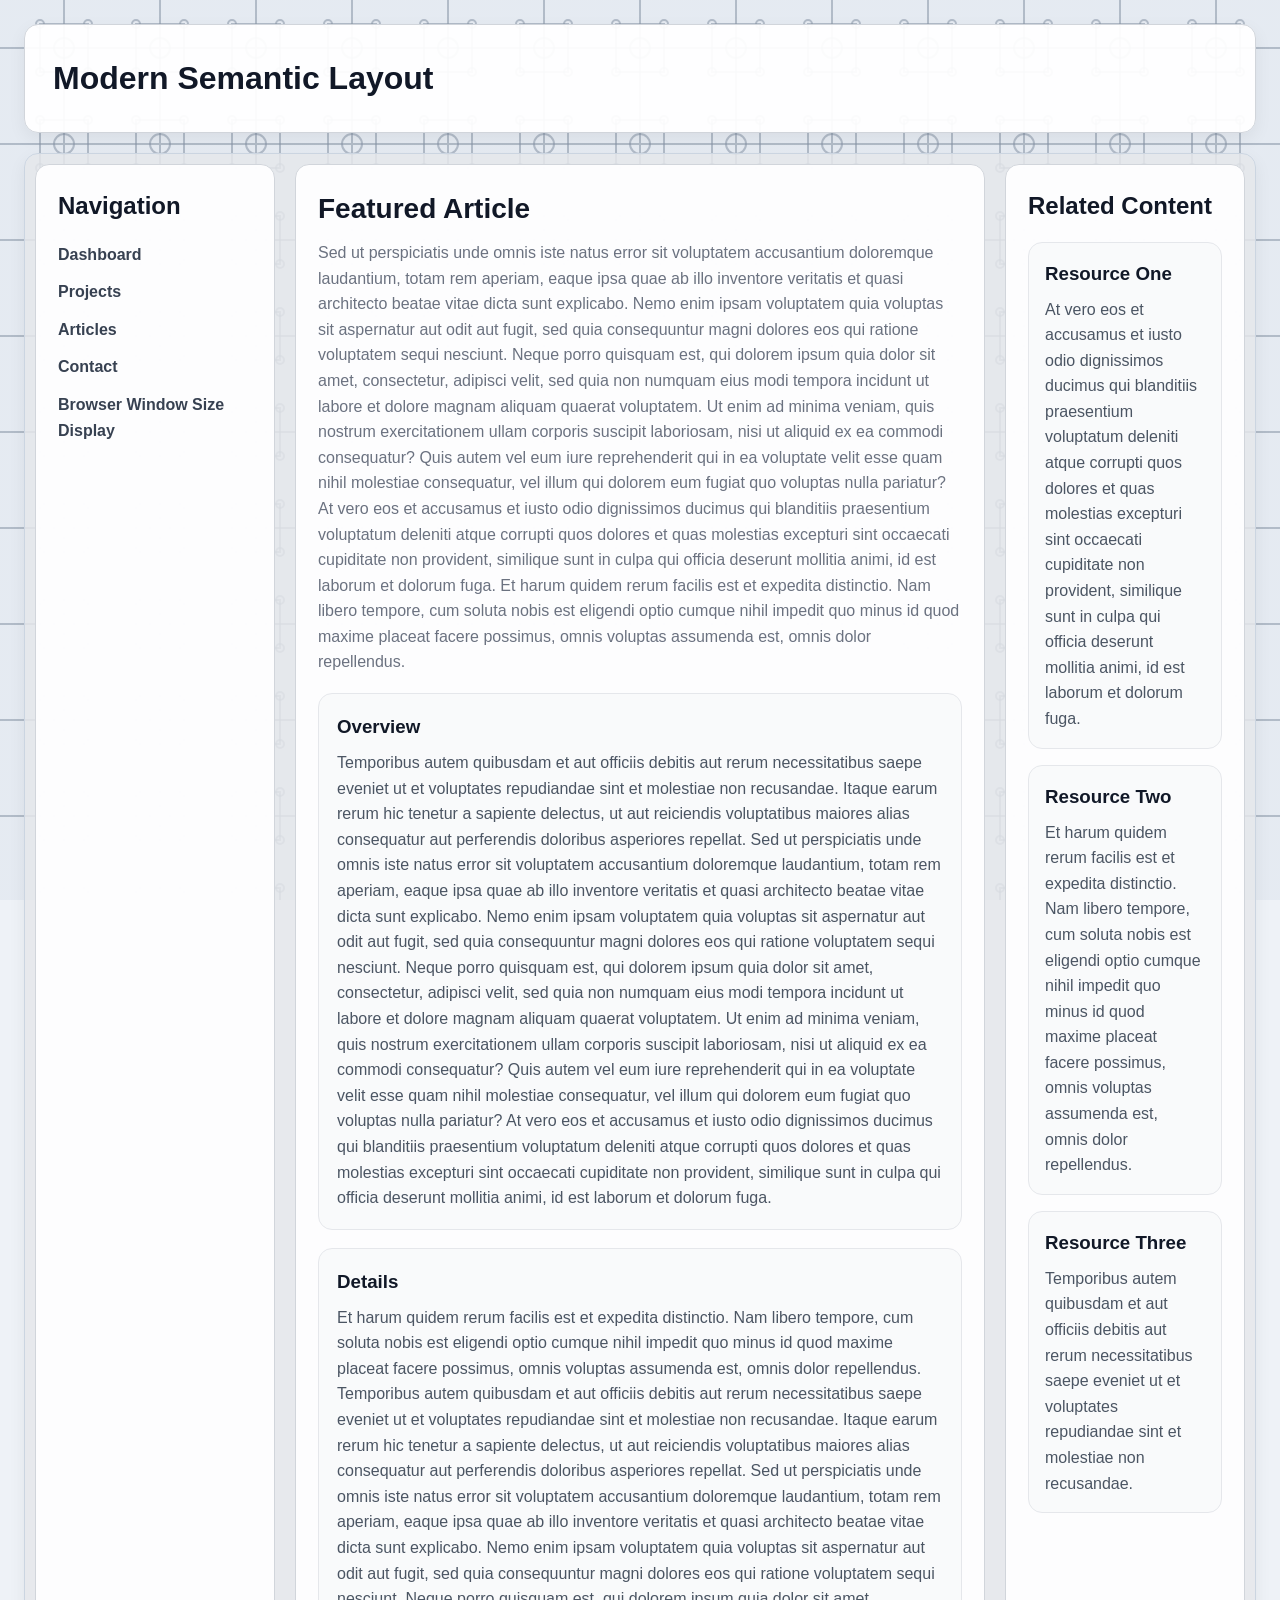
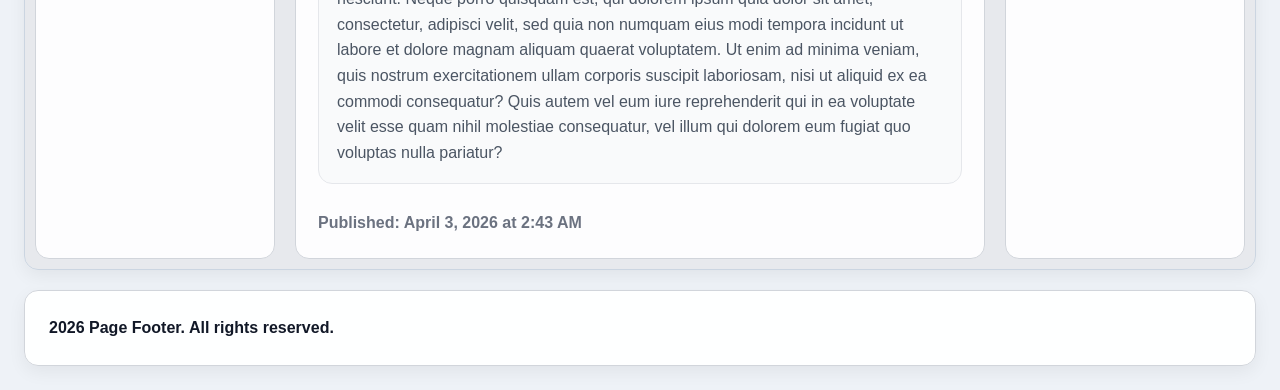
<file: index.html>
<!DOCTYPE html>
<html lang="en">
<head>
  <meta charset="UTF-8" />
  <meta name="viewport" content="width=device-width, initial-scale=1.0" />
  <title>Semantic Layout Assignment</title>
  <link rel="stylesheet" href="styles.css" />
  <script src="script.js" defer></script>
</head>
<body class="parallax-page">
  <div class="parallax-background" aria-hidden="true"></div>
  <header class="site-header">
    <h1>Modern Semantic Layout</h1>
  </header>

  <div class="content-shell">
    <nav class="site-nav">
      <h2>Navigation</h2>
      <ul>
        <li><a href="#">Dashboard</a></li>
        <li><a href="#">Projects</a></li>
        <li><a href="#">Articles</a></li>
        <li><a href="#">Contact</a></li>
		<li><a href="window-size.html">Browser Window Size Display</a></li>
      </ul>
    </nav>

    <main class="site-main">
      <article class="main-article">
        <header class="article-header">
          <h2>Featured Article</h2>
          <p>
			Sed ut perspiciatis unde omnis iste natus error sit voluptatem accusantium doloremque laudantium, totam rem aperiam, eaque ipsa quae ab illo inventore veritatis et quasi architecto beatae vitae dicta sunt explicabo. Nemo enim ipsam voluptatem quia voluptas sit aspernatur aut odit aut fugit, sed quia consequuntur magni dolores eos qui ratione voluptatem sequi nesciunt. Neque porro quisquam est, qui dolorem ipsum quia dolor sit amet, consectetur, adipisci velit, sed quia non numquam eius modi tempora incidunt ut labore et dolore magnam aliquam quaerat voluptatem. Ut enim ad minima veniam, quis nostrum exercitationem ullam corporis suscipit laboriosam, nisi ut aliquid ex ea commodi consequatur? Quis autem vel eum iure reprehenderit qui in ea voluptate velit esse quam nihil molestiae consequatur, vel illum qui dolorem eum fugiat quo voluptas nulla pariatur? At vero eos et accusamus et iusto odio dignissimos ducimus qui blanditiis praesentium voluptatum deleniti atque corrupti quos dolores et quas molestias excepturi sint occaecati cupiditate non provident, similique sunt in culpa qui officia deserunt mollitia animi, id est laborum et dolorum fuga. Et harum quidem rerum facilis est et expedita distinctio. Nam libero tempore, cum soluta nobis est eligendi optio cumque nihil impedit quo minus id quod maxime placeat facere possimus, omnis voluptas assumenda est, omnis dolor repellendus.
		  </p>
        </header>

        <section class="article-section">
          <h3>Overview</h3>
          <p>
			Temporibus autem quibusdam et aut officiis debitis aut rerum necessitatibus saepe eveniet ut et voluptates repudiandae sint et molestiae non recusandae. Itaque earum rerum hic tenetur a sapiente delectus, ut aut reiciendis voluptatibus maiores alias consequatur aut perferendis doloribus asperiores repellat. Sed ut perspiciatis unde omnis iste natus error sit voluptatem accusantium doloremque laudantium, totam rem aperiam, eaque ipsa quae ab illo inventore veritatis et quasi architecto beatae vitae dicta sunt explicabo. Nemo enim ipsam voluptatem quia voluptas sit aspernatur aut odit aut fugit, sed quia consequuntur magni dolores eos qui ratione voluptatem sequi nesciunt. Neque porro quisquam est, qui dolorem ipsum quia dolor sit amet, consectetur, adipisci velit, sed quia non numquam eius modi tempora incidunt ut labore et dolore magnam aliquam quaerat voluptatem. Ut enim ad minima veniam, quis nostrum exercitationem ullam corporis suscipit laboriosam, nisi ut aliquid ex ea commodi consequatur? Quis autem vel eum iure reprehenderit qui in ea voluptate velit esse quam nihil molestiae consequatur, vel illum qui dolorem eum fugiat quo voluptas nulla pariatur? At vero eos et accusamus et iusto odio dignissimos ducimus qui blanditiis praesentium voluptatum deleniti atque corrupti quos dolores et quas molestias excepturi sint occaecati cupiditate non provident, similique sunt in culpa qui officia deserunt mollitia animi, id est laborum et dolorum fuga.
          </p>
        </section>

        <section class="article-section">
          <h3>Details</h3>
          <p>
			Et harum quidem rerum facilis est et expedita distinctio. Nam libero tempore, cum soluta nobis est eligendi optio cumque nihil impedit quo minus id quod maxime placeat facere possimus, omnis voluptas assumenda est, omnis dolor repellendus. Temporibus autem quibusdam et aut officiis debitis aut rerum necessitatibus saepe eveniet ut et voluptates repudiandae sint et molestiae non recusandae. Itaque earum rerum hic tenetur a sapiente delectus, ut aut reiciendis voluptatibus maiores alias consequatur aut perferendis doloribus asperiores repellat. Sed ut perspiciatis unde omnis iste natus error sit voluptatem accusantium doloremque laudantium, totam rem aperiam, eaque ipsa quae ab illo inventore veritatis et quasi architecto beatae vitae dicta sunt explicabo. Nemo enim ipsam voluptatem quia voluptas sit aspernatur aut odit aut fugit, sed quia consequuntur magni dolores eos qui ratione voluptatem sequi nesciunt. Neque porro quisquam est, qui dolorem ipsum quia dolor sit amet, consectetur, adipisci velit, sed quia non numquam eius modi tempora incidunt ut labore et dolore magnam aliquam quaerat voluptatem. Ut enim ad minima veniam, quis nostrum exercitationem ullam corporis suscipit laboriosam, nisi ut aliquid ex ea commodi consequatur? Quis autem vel eum iure reprehenderit qui in ea voluptate velit esse quam nihil molestiae consequatur, vel illum qui dolorem eum fugiat quo voluptas nulla pariatur?
          </p>
        </section>

        <footer class="article-footer">
		  <p>
			<time datetime="2026-04-03T02:43:58">Published: April 3, 2026 at 2:43 AM</time>
		  </p>
		</footer>
      </article>
    </main>

    <aside class="site-aside">
      <h2>Related Content</h2>

      <section class="aside-section">
        <h3>Resource One</h3>
        <p>
			At vero eos et accusamus et iusto odio dignissimos ducimus qui blanditiis praesentium voluptatum deleniti atque corrupti quos dolores et quas molestias excepturi sint occaecati cupiditate non provident, similique sunt in culpa qui officia deserunt mollitia animi, id est laborum et dolorum fuga.
		</p>
      </section>

      <section class="aside-section">
        <h3>Resource Two</h3>
        <p>
			Et harum quidem rerum facilis est et expedita distinctio. Nam libero tempore, cum soluta nobis est eligendi optio cumque nihil impedit quo minus id quod maxime placeat facere possimus, omnis voluptas assumenda est, omnis dolor repellendus.
		</p>
      </section>

      <section class="aside-section">
        <h3>Resource Three</h3>
        <p>
			Temporibus autem quibusdam et aut officiis debitis aut rerum necessitatibus saepe eveniet ut et voluptates repudiandae sint et molestiae non recusandae.
		</p>
      </section>
    </aside>
  </div>

  <footer class="site-footer">
    <p>2026 Page Footer. All rights reserved.</p>
  </footer>
</body>
</html>
</file>
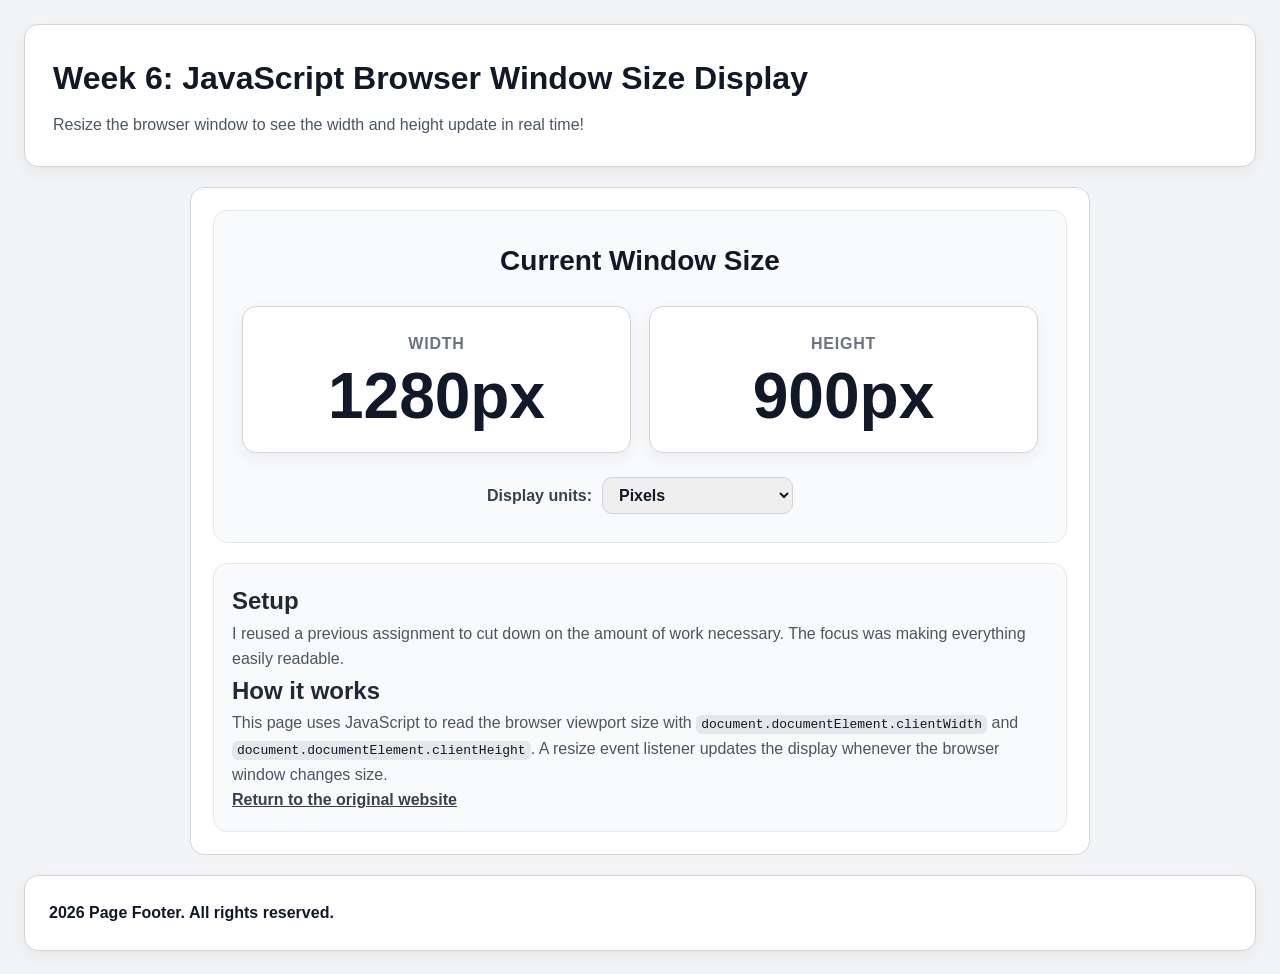
<file: window-size.html>
<!DOCTYPE html>
<html lang="en">
   <head>
      <meta charset="UTF-8" />
      <meta name="viewport" content="width=device-width, initial-scale=1.0" />
      <title>Browser Window Size Display</title>
      <link rel="stylesheet" href="styles.css" />
      <script src="script.js" defer></script>
   </head>
   <body>
      <header class="site-header app-header">
         <h1>Week 6: JavaScript Browser Window Size Display</h1>
         <p>Resize the browser window to see the width and height update in real time!</p>
      </header>
      <main class="site-main window-app" aria-labelledby="app-title">
         <section class="size-card" aria-live="polite">
            <h2 id="app-title">Current Window Size</h2>
            <div class="measurement-grid">
               <div class="measurement-box">
                  <span class="measurement-label">Width</span>
                  <span id="window-width" class="measurement-value">0px</span>
               </div>
               <div class="measurement-box">
                  <span class="measurement-label">Height</span>
                  <span id="window-height" class="measurement-value">0px</span>
               </div>
            </div>
            <div class="unit-control">
               <label for="unit-select">Display units:</label>
               <select id="unit-select">
                  <option value="px">Pixels</option>
                  <option value="em">Em</option>
                  <option value="rem">Rem</option>
                  <option value="percent">Screen Percentage</option>
               </select>
            </div>
         </section>
         <section class="article-section app-instructions">
            <h2>Setup</h2>
            <p>
				I reused a previous assignment to cut down on the amount of work necessary. The focus was making everything easily readable.
			</p>
            <h2>How it works</h2>
            <p>
				This page uses JavaScript to read the browser viewport size with <code>document.documentElement.clientWidth</code> and <code>document.documentElement.clientHeight</code>. A resize event listener updates the display whenever the browser window changes size.
            </p>
            <p>
               <a href="index.html">Return to the original website</a>
            </p>
         </section>
      </main>
      <footer class="site-footer">
         <p>2026 Page Footer. All rights reserved.</p>
      </footer>
   </body>
</html>
</file>
<file: styles.css>
* {
	box-sizing: border-box;
	margin: 0;
	padding: 0;
}

body {
	font-family: Arial, Helvetica, sans-serif;
	background-color: #f3f4f6;
	color: #1f2937;
	line-height: 1.6;
	padding: 24px;
}

.site-header,
.content-shell,
.site-footer,
.site-nav,
.site-main,
.site-aside,
.article-section,
.aside-section {
	border-radius: 14px;
}

.site-header {
	background-color: #ffffff;
	border: 1px solid #d1d5db;
	padding: 28px;
	margin-bottom: 20px;
	box-shadow: 0 6px 18px rgba(0, 0, 0, 0.06);
}

.site-header h1 {
	font-size: 2rem;
	color: #111827;
}

.content-shell {
	display: grid;
	grid-template-columns: 240px 1fr 240px;
	gap: 20px;
	align-items: stretch;
	background-color: #e5e7eb;
	border: 1px solid #cbd5e1;
	padding: 10px;
	box-shadow: 0 6px 18px rgba(0, 0, 0, 0.06);
}

.site-nav {
	background-color: #ffffff;
	border: 1px solid #d1d5db;
	padding: 22px;
	min-height: 420px;
}

.site-nav h2 {
	margin-bottom: 16px;
	font-size: 1.5rem;
	color: #111827;
}

.site-nav ul {
	list-style: none;
}

.site-nav li {
	margin-bottom: 12px;
}

.site-nav a {
	text-decoration: none;
	color: #374151;
	font-weight: 600;
}

.site-nav a:hover {
	color: #111827;
}

.site-main {
	background-color: #ffffff;
	border: 1px solid #d1d5db;
	padding: 22px;
	min-height: 420px;
}

.main-article {
	display: flex;
	flex-direction: column;
	height: 100%;
}

.article-header {
	margin-bottom: 18px;
}

.article-header h2 {
	font-size: 1.75rem;
	margin-bottom: 8px;
	color: #111827;
}

.article-header p {
	color: #6b7280;
}

.article-section {
	background-color: #f9fafb;
	border: 1px solid #e5e7eb;
	padding: 18px;
	margin-bottom: 18px;
}

.article-section h3 {
	margin-bottom: 8px;
	color: #111827;
}

.article-section p {
	color: #4b5563;
}

.article-footer {
	margin-top: auto;
	padding-top: 8px;
	color: #6b7280;
	font-weight: 600;
}

.site-aside {
	background-color: #ffffff;
	border: 1px solid #d1d5db;
	padding: 22px;
	min-height: 420px;
}

.site-aside h2 {
	margin-bottom: 16px;
	font-size: 1.5rem;
	color: #111827;
}

.aside-section {
	background-color: #f9fafb;
	border: 1px solid #e5e7eb;
	padding: 16px;
	margin-bottom: 16px;
}

.aside-section h3 {
	margin-bottom: 8px;
	color: #111827;
}

.aside-section p {
	color: #4b5563;
}

.site-footer {
	background-color: #ffffff;
	border: 1px solid #d1d5db;
	padding: 24px;
	margin-top: 20px;
	box-shadow: 0 6px 18px rgba(0, 0, 0, 0.06);
}

.site-footer p {
	font-weight: 700;
	color: #111827;
}

@media (max-width: 900px) {
	.content-shell {
		grid-template-columns: 1fr;
	}

	.site-nav,
	.site-main,
	.site-aside {
		min-height: auto;
	}
}

.app-header p {
	margin-top: 8px;
	color: #4b5563;
	font-size: 1rem;
}

.window-app {
	max-width: 900px;
	margin: 0 auto;
}

.size-card {
	background-color: #f9fafb;
	border: 1px solid #e5e7eb;
	border-radius: 14px;
	padding: 28px;
	text-align: center;
}

.size-card h2 {
	color: #111827;
	font-size: 1.75rem;
	margin-bottom: 22px;
}

.measurement-grid {
	display: grid;
	grid-template-columns: repeat(2, minmax(0, 1fr));
	gap: 18px;
	margin-bottom: 24px;
}

.measurement-box {
	background-color: #ffffff;
	border: 1px solid #d1d5db;
	border-radius: 14px;
	padding: 24px;
	box-shadow: 0 6px 18px rgba(0, 0, 0, 0.06);
}

.measurement-label {
	display: block;
	color: #6b7280;
	font-size: 1rem;
	font-weight: 700;
	margin-bottom: 8px;
	text-transform: uppercase;
	letter-spacing: 0.05em;
}

.measurement-value {
	display: block;
	color: #111827;
	font-size: clamp(2rem, 7vw, 4rem);
	font-weight: 800;
	line-height: 1;
}

.unit-control {
	display: flex;
	justify-content: center;
	align-items: center;
	gap: 10px;
	color: #374151;
	font-weight: 700;
}

.unit-control select {
	border: 1px solid #d1d5db;
	border-radius: 10px;
	color: #111827;
	font: inherit;
	padding: 8px 12px;
}

.app-instructions {
	margin-top: 20px;
	margin-bottom: 0;
}

.app-instructions code {
	background-color: #e5e7eb;
	border-radius: 6px;
	color: #111827;
	padding: 2px 5px;
}

.app-instructions a {
	color: #374151;
	font-weight: 700;
}

.app-instructions a:hover {
	color: #111827;
}

@media (max-width: 650px) {
	.measurement-grid {
		grid-template-columns: 1fr;
	}

	.unit-control {
		align-items: stretch;
		flex-direction: column;
	}
}

body.parallax-page {
	--parallax-y: 0px;
	background-color: #eef2f7;
	overflow-x: hidden;
	position: relative;
}

.parallax-background {
	background-color: #e2e8f0;
	background-image:
		linear-gradient(rgba(238, 242, 247, 0.25), rgba(238, 242, 247, 0.25)),
		url("data:image/svg+xml,%3Csvg xmlns='http://www.w3.org/2000/svg' width='96' height='96' viewBox='0 0 96 96'%3E%3Cg fill='none' stroke='%2364748b' stroke-width='2' stroke-opacity='0.55'%3E%3Cpath d='M0 48h96M48 0v96'/%3E%3Cpath d='M24 24h48v48H24z'/%3E%3Ccircle cx='48' cy='48' r='10'/%3E%3Ccircle cx='24' cy='24' r='4'/%3E%3Ccircle cx='72' cy='24' r='4'/%3E%3Ccircle cx='24' cy='72' r='4'/%3E%3Ccircle cx='72' cy='72' r='4'/%3E%3C/g%3E%3C/svg%3E");
	background-position: center var(--parallax-y), center var(--parallax-y);
	background-repeat: repeat;
	background-size: auto, 96px 96px;
	inset: 0;
	pointer-events: none;
	position: fixed;
	z-index: 0;
}

body.parallax-page> :not(.parallax-background) {
	position: relative;
	z-index: 1;
}

body.parallax-page .site-header,
body.parallax-page .site-footer,
body.parallax-page .site-nav,
body.parallax-page .site-main,
body.parallax-page .site-aside {
	background-color: rgba(255, 255, 255, 0.94);
}

body.parallax-page .content-shell {
	background-color: rgba(229, 231, 235, 0.84);
}

body.parallax-page .article-section,
body.parallax-page .aside-section {
	background-color: rgba(249, 250, 251, 0.92);
}
</file>
